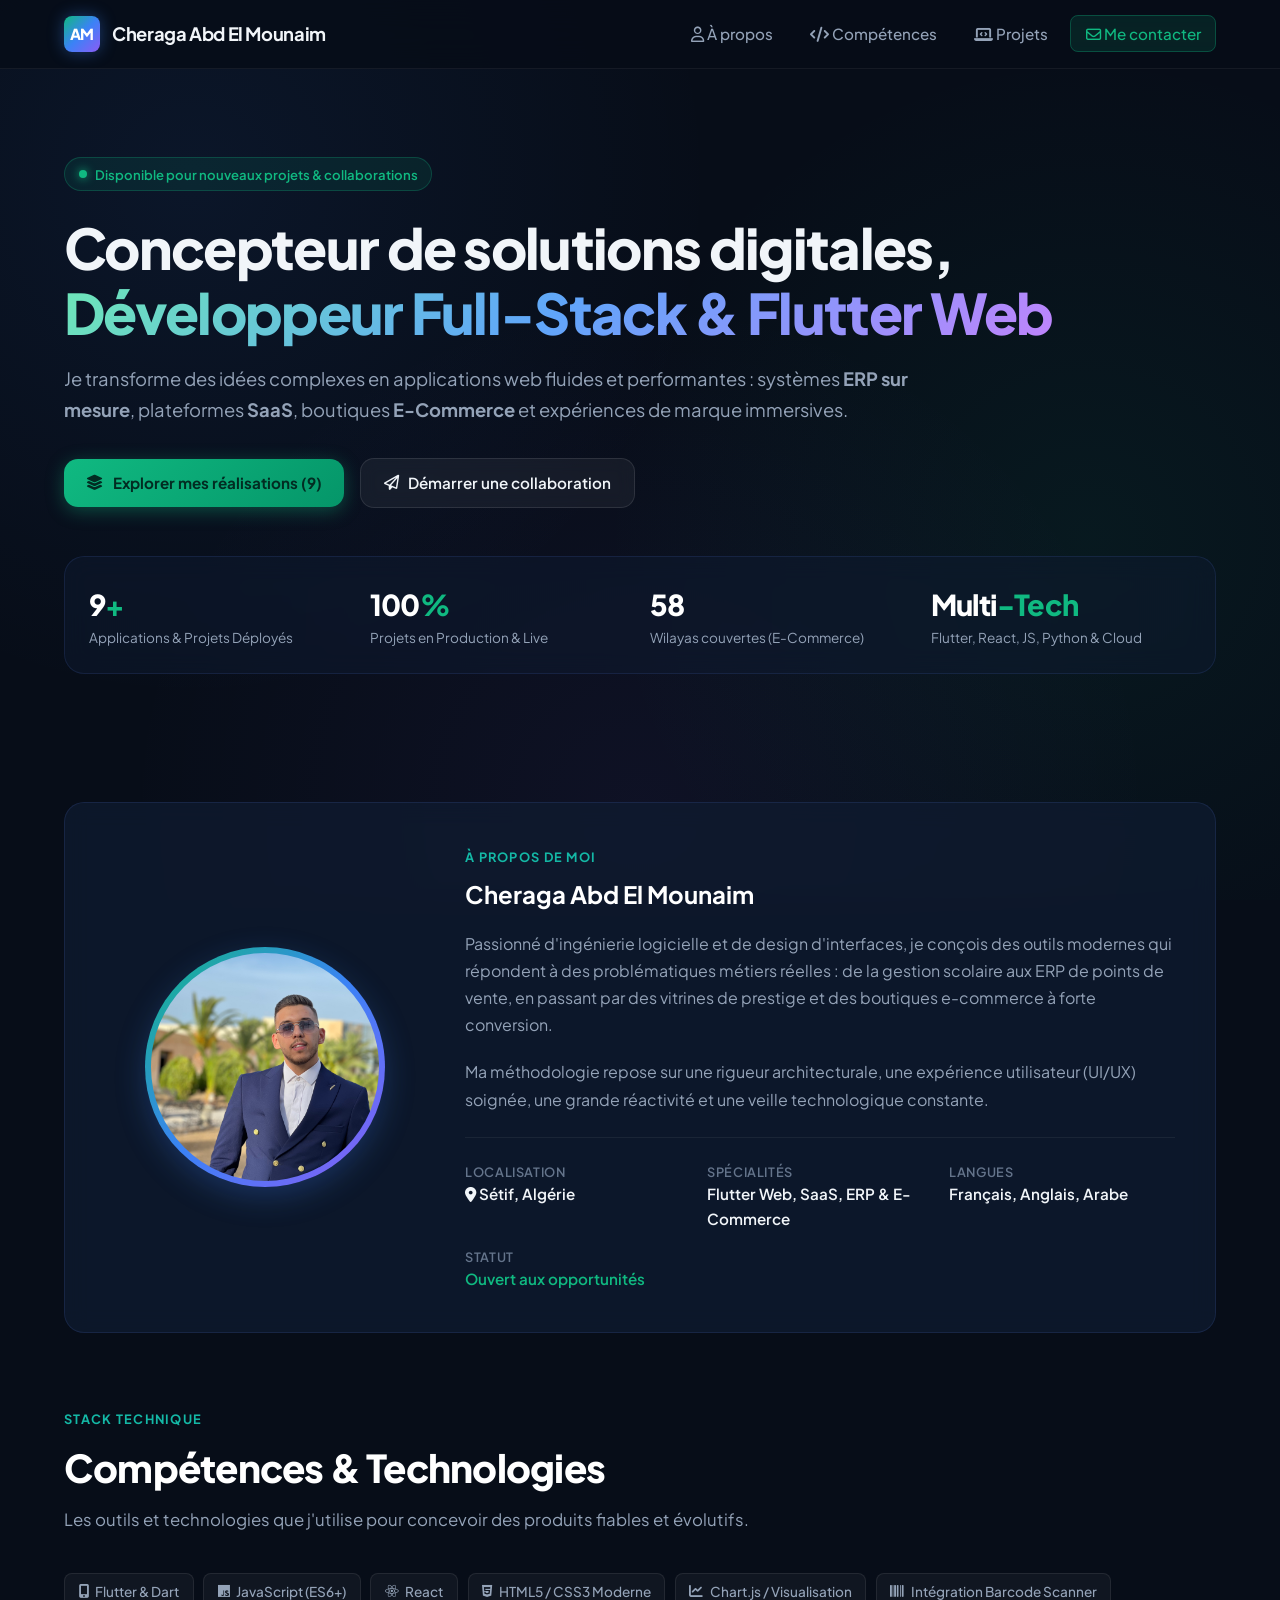
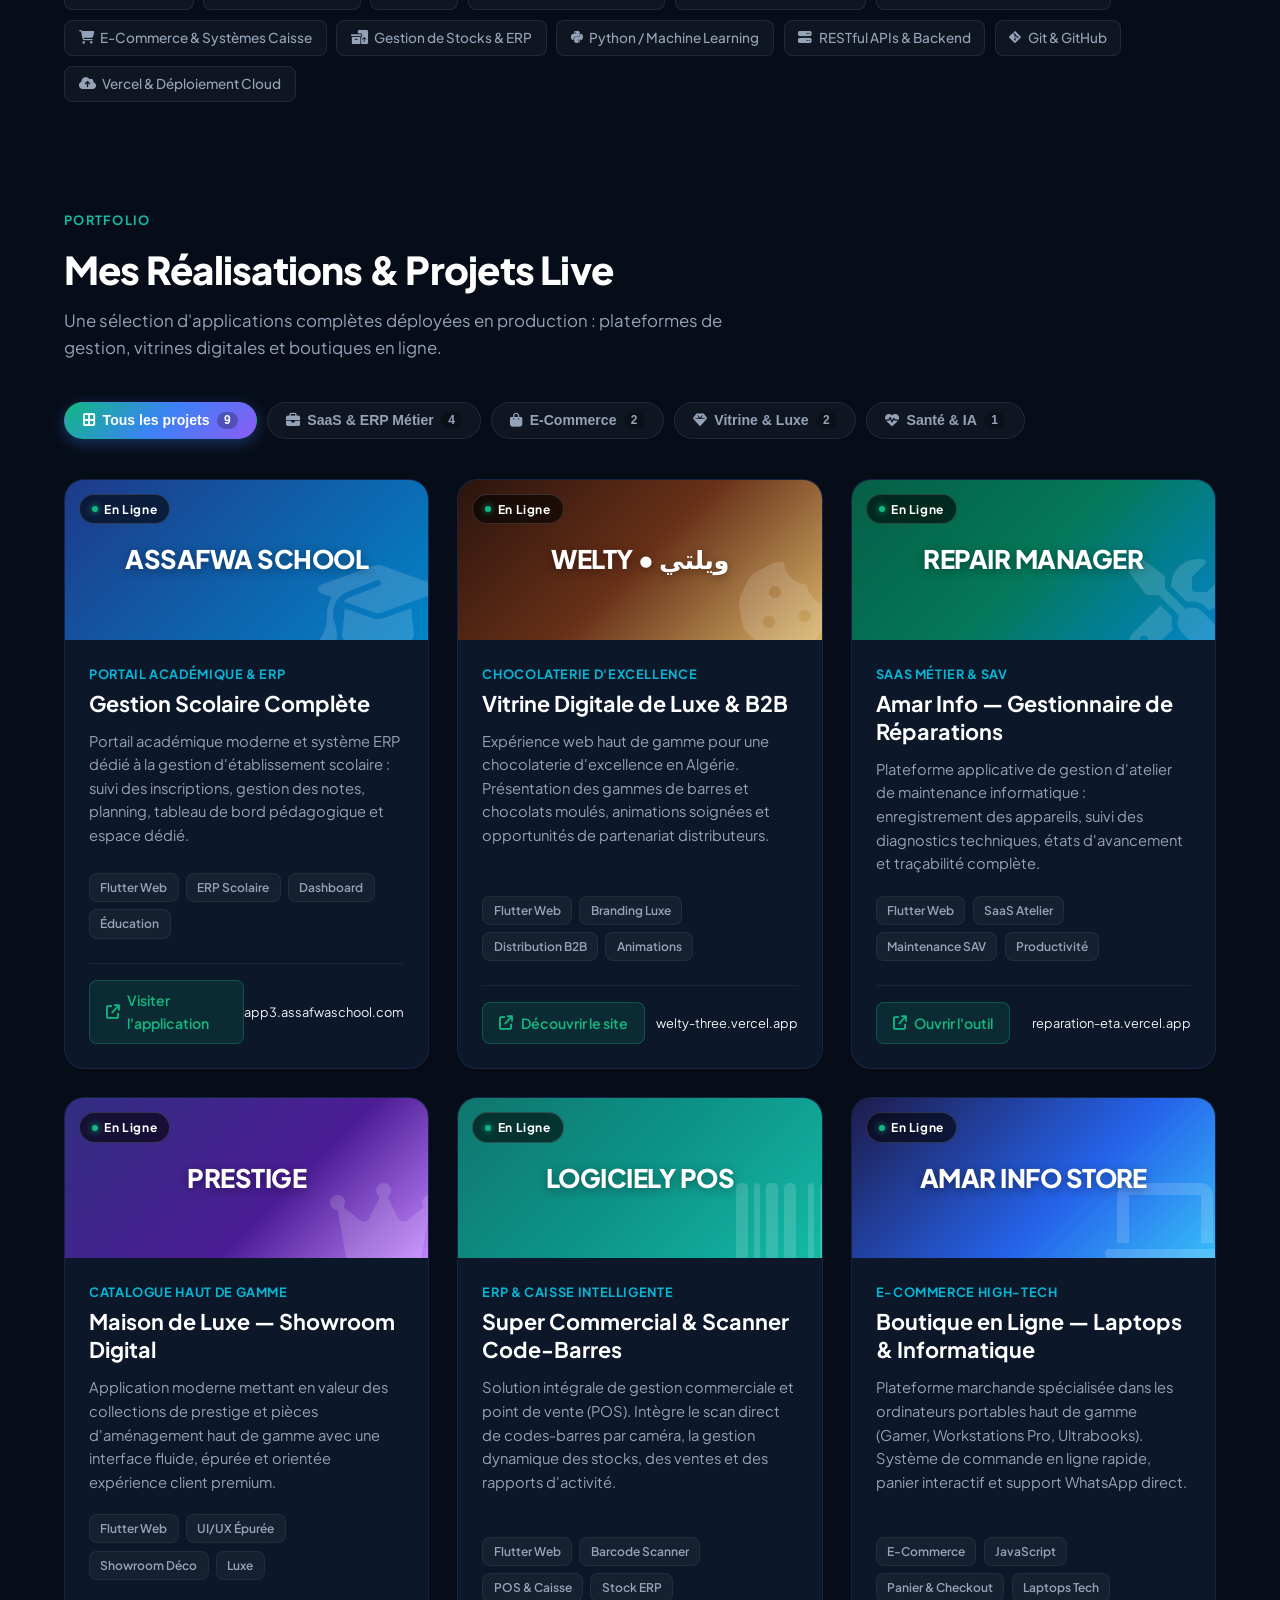
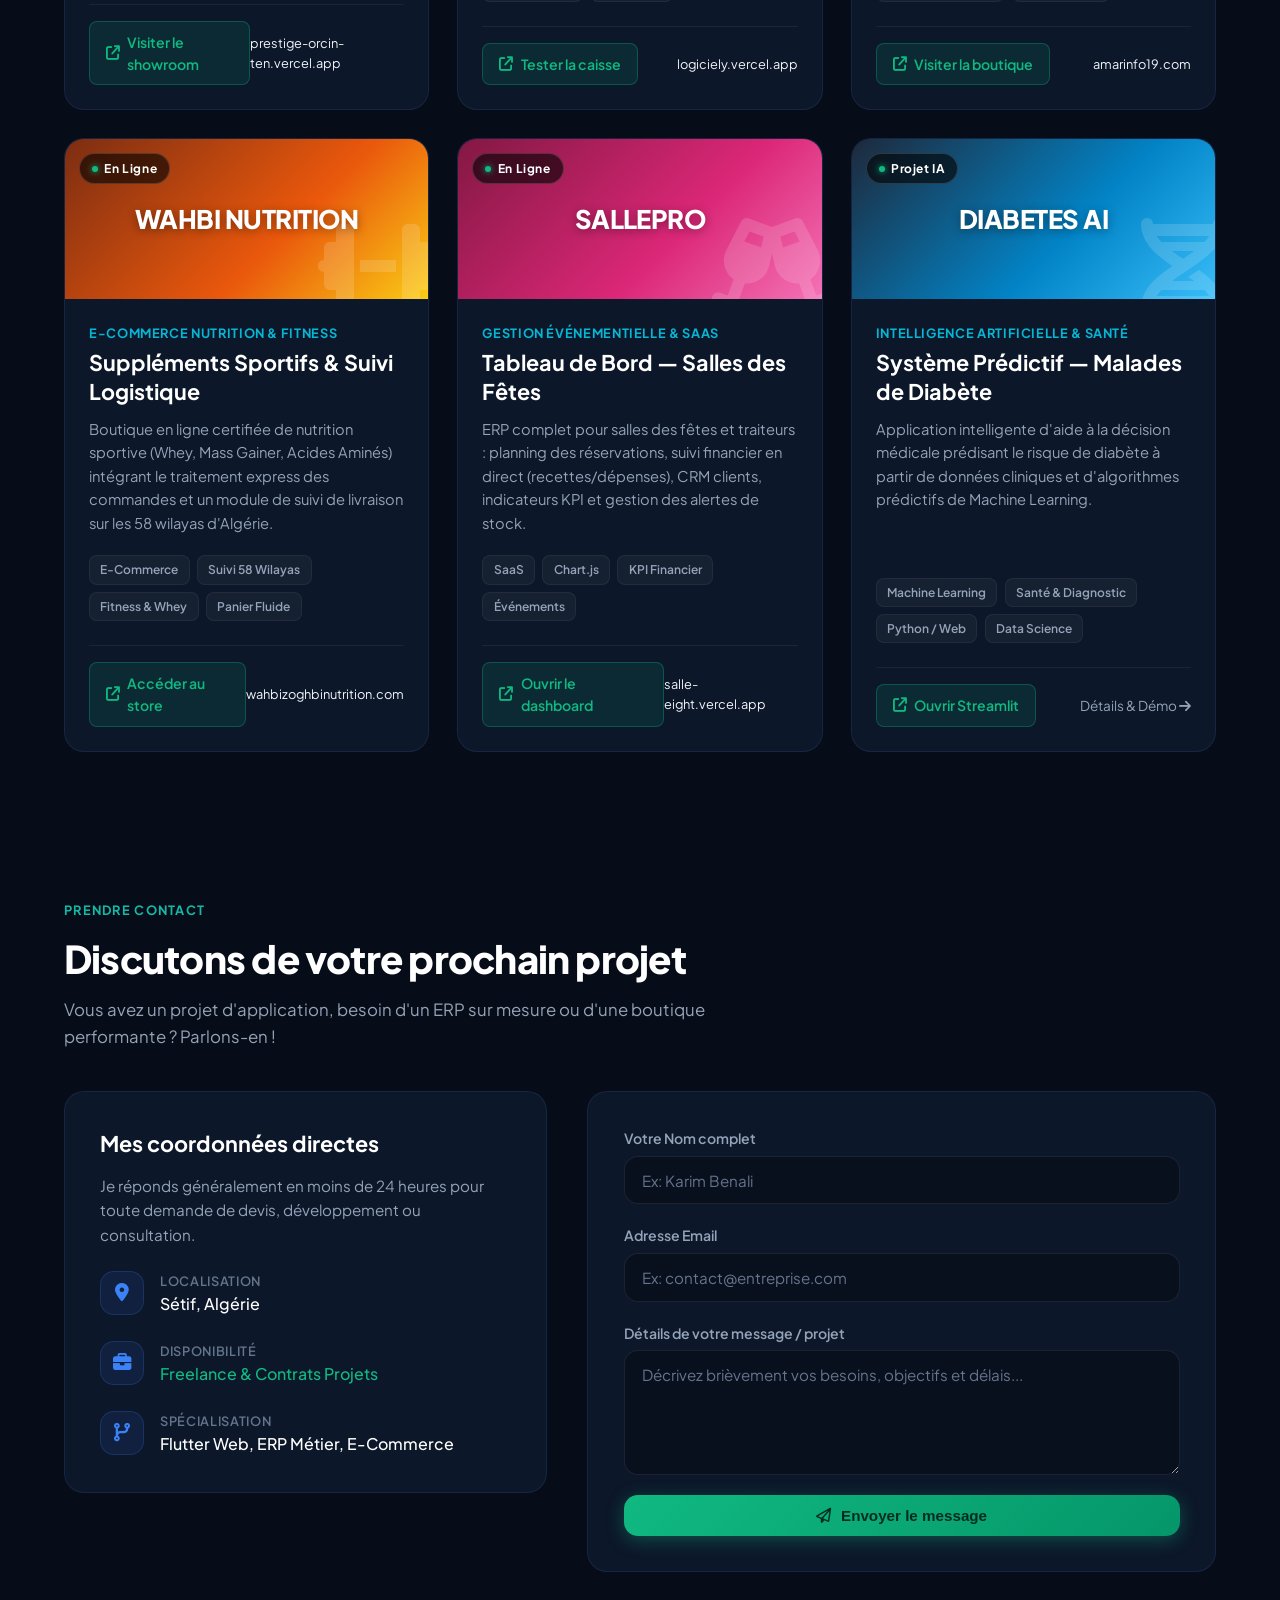
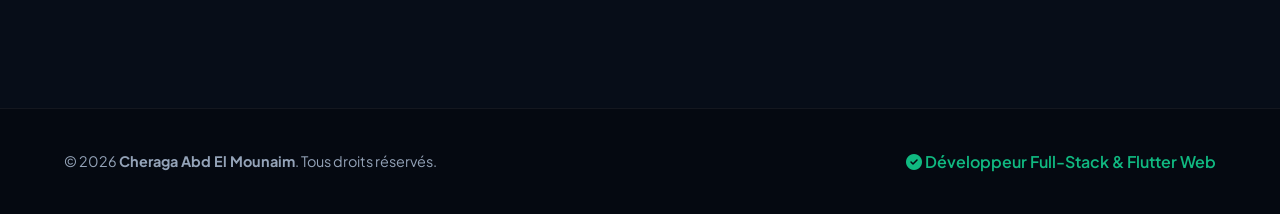
<file: index.html>
<!doctype html>
<html lang="fr">
  <head>
    <meta charset="utf-8" />
    <meta name="viewport" content="width=device-width, initial-scale=1" />
    <title>Cheraga Abd El Mounaim — Portfolio | Développeur Full-Stack & Flutter</title>
    <meta name="description" content="Portfolio de Cheraga Abd El Mounaim — Développeur d'applications web, mobiles, ERP métier, SaaS et solutions E-Commerce." />
    
    <!-- Open Graph -->
    <meta property="og:title" content="Cheraga Abd El Mounaim — Portfolio" />
    <meta property="og:description" content="Découvrez mes réalisations : ERP, SaaS, E-Commerce et applications Flutter Web." />
    <meta property="og:type" content="website" />

    <!-- Google Fonts & Font Awesome -->
    <link rel="preconnect" href="https://fonts.googleapis.com">
    <link rel="preconnect" href="https://fonts.gstatic.com" crossorigin>
    <link href="https://fonts.googleapis.com/css2?family=Plus+Jakarta+Sans:wght@300;400;500;600;700;800&family=JetBrains+Mono:wght@400;600&display=swap" rel="stylesheet">
    <link rel="stylesheet" href="https://cdnjs.cloudflare.com/ajax/libs/font-awesome/6.5.1/css/all.min.css">

    <!-- Stylesheet -->
    <link rel="stylesheet" href="styles.css">
  </head>
  <body>
    <!-- Header -->
    <header class="site-header">
      <div class="container header-inner">
        <a class="logo" href="#">
          <span class="logo-badge">AM</span>
          <span>Cheraga Abd El Mounaim</span>
        </a>
        <button class="nav-toggle" aria-expanded="false" aria-controls="main-nav" aria-label="Menu de navigation">
          <i class="fa-solid fa-bars"></i>
        </button>
        <nav id="main-nav" class="nav">
          <ul>
            <li><a href="#about"><i class="fa-regular fa-user"></i> À propos</a></li>
            <li><a href="#skills"><i class="fa-solid fa-code"></i> Compétences</a></li>
            <li><a href="#projects"><i class="fa-solid fa-laptop-code"></i> Projets</a></li>
            <li><a class="nav-cta" href="#contact"><i class="fa-regular fa-envelope"></i> Me contacter</a></li>
          </ul>
        </nav>
      </div>
    </header>

    <main>
      <!-- Hero Section -->
      <section class="hero">
        <div class="container">
          <div class="hero-status">
            <span class="status-dot"></span>
            <span>Disponible pour nouveaux projets & collaborations</span>
          </div>

          <h1>
            Concepteur de solutions digitales,<br>
            <span class="gradient-text">Développeur Full-Stack & Flutter Web</span>
          </h1>

          <p class="lead">
            Je transforme des idées complexes en applications web fluides et performantes : 
            systèmes <strong>ERP sur mesure</strong>, plateformes <strong>SaaS</strong>, 
            boutiques <strong>E-Commerce</strong> et expériences de marque immersives.
          </p>

          <div class="hero-actions">
            <a class="btn btn-primary" href="#projects">
              <i class="fa-solid fa-layer-group"></i> Explorer mes réalisations (9)
            </a>
            <a class="btn btn-secondary" href="#contact">
              <i class="fa-regular fa-paper-plane"></i> Démarrer une collaboration
            </a>
          </div>

          <!-- Quick Stats -->
          <div class="hero-stats">
            <div class="stat-item">
              <div class="stat-num">9<span>+</span></div>
              <div class="stat-desc">Applications & Projets Déployés</div>
            </div>
            <div class="stat-item">
              <div class="stat-num">100<span>%</span></div>
              <div class="stat-desc">Projets en Production & Live</div>
            </div>
            <div class="stat-item">
              <div class="stat-num">58</div>
              <div class="stat-desc">Wilayas couvertes (E-Commerce)</div>
            </div>
            <div class="stat-item">
              <div class="stat-num">Multi<span>-Tech</span></div>
              <div class="stat-desc">Flutter, React, JS, Python & Cloud</div>
            </div>
          </div>
        </div>
      </section>

      <!-- About Section -->
      <section id="about" class="about-section">
        <div class="container">
          <div class="about-card-wrapper">
            <div class="profile-card">
              <div class="profile-img-wrap">
                <img src="me.JPG" alt="Cheraga Abd El Mounaim" class="profile-photo" onerror="this.src='me.jpg'">
              </div>
            </div>

            <div class="about-info">
              <span class="section-tag">À PROPOS DE MOI</span>
              <h3>Cheraga Abd El Mounaim</h3>
              <p>
                Passionné d'ingénierie logicielle et de design d'interfaces, je conçois des outils modernes 
                qui répondent à des problématiques métiers réelles : de la gestion scolaire aux ERP de points de vente, 
                en passant par des vitrines de prestige et des boutiques e-commerce à forte conversion.
              </p>
              <p>
                Ma méthodologie repose sur une rigueur architecturale, une expérience utilisateur (UI/UX) soignée, 
                une grande réactivité et une veille technologique constante.
              </p>

              <div class="about-meta">
                <div class="meta-item">
                  <span class="meta-label">Localisation</span>
                  <span class="meta-value"><i class="fa-solid fa-location-dot"></i> Sétif, Algérie</span>
                </div>
                <div class="meta-item">
                  <span class="meta-label">Spécialités</span>
                  <span class="meta-value">Flutter Web, SaaS, ERP & E-Commerce</span>
                </div>
                <div class="meta-item">
                  <span class="meta-label">Langues</span>
                  <span class="meta-value">Français, Anglais, Arabe</span>
                </div>
                <div class="meta-item">
                  <span class="meta-label">Statut</span>
                  <span class="meta-value" style="color:var(--accent-emerald);">Ouvert aux opportunités</span>
                </div>
              </div>
            </div>
          </div>
        </div>
      </section>

      <!-- Skills Section -->
      <section id="skills" class="container" style="padding-bottom: 2rem;">
        <div class="section-header">
          <span class="section-tag">STACK TECHNIQUE</span>
          <h2 class="section-title">Compétences & Technologies</h2>
          <p class="section-desc">Les outils et technologies que j'utilise pour concevoir des produits fiables et évolutifs.</p>
        </div>

        <div class="skills-pills">
          <span class="skill-pill"><i class="fa-solid fa-mobile-screen-button"></i> Flutter & Dart</span>
          <span class="skill-pill"><i class="fa-brands fa-js"></i> JavaScript (ES6+)</span>
          <span class="skill-pill"><i class="fa-brands fa-react"></i> React</span>
          <span class="skill-pill"><i class="fa-brands fa-html5"></i> HTML5 / CSS3 Moderne</span>
          <span class="skill-pill"><i class="fa-solid fa-chart-line"></i> Chart.js / Visualisation</span>
          <span class="skill-pill"><i class="fa-solid fa-barcode"></i> Intégration Barcode Scanner</span>
          <span class="skill-pill"><i class="fa-solid fa-cart-shopping"></i> E-Commerce & Systèmes Caisse</span>
          <span class="skill-pill"><i class="fa-solid fa-boxes-packing"></i> Gestion de Stocks & ERP</span>
          <span class="skill-pill"><i class="fa-brands fa-python"></i> Python / Machine Learning</span>
          <span class="skill-pill"><i class="fa-solid fa-server"></i> RESTful APIs & Backend</span>
          <span class="skill-pill"><i class="fa-brands fa-git-alt"></i> Git & GitHub</span>
          <span class="skill-pill"><i class="fa-solid fa-cloud-arrow-up"></i> Vercel & Déploiement Cloud</span>
        </div>
      </section>

      <!-- Projects Section -->
      <section id="projects" class="projects-section">
        <div class="container">
          <div class="section-header">
            <span class="section-tag">PORTFOLIO</span>
            <h2 class="section-title">Mes Réalisations & Projets Live</h2>
            <p class="section-desc">
              Une sélection d'applications complètes déployées en production : plateformes de gestion, 
              vitrines digitales et boutiques en ligne.
            </p>
          </div>

          <!-- Filter Navigation -->
          <div class="filter-bar">
            <button class="filter-btn active" data-filter="all">
              <i class="fa-solid fa-border-all"></i> Tous les projets <span class="filter-count">9</span>
            </button>
            <button class="filter-btn" data-filter="saas">
              <i class="fa-solid fa-briefcase"></i> SaaS & ERP Métier <span class="filter-count">4</span>
            </button>
            <button class="filter-btn" data-filter="ecommerce">
              <i class="fa-solid fa-bag-shopping"></i> E-Commerce <span class="filter-count">2</span>
            </button>
            <button class="filter-btn" data-filter="showcase">
              <i class="fa-solid fa-gem"></i> Vitrine & Luxe <span class="filter-count">2</span>
            </button>
            <button class="filter-btn" data-filter="health">
              <i class="fa-solid fa-heart-pulse"></i> Santé & IA <span class="filter-count">1</span>
            </button>
          </div>

          <!-- Projects Grid -->
          <div class="projects-grid">

            <!-- 1. Assafwa School -->
            <article class="project-card" data-category="saas">
              <div class="project-banner banner-assafwa">
                <i class="fa-solid fa-graduation-cap banner-icon-bg"></i>
                <div class="banner-badge">
                  <span class="banner-live-indicator"></span> En Ligne
                </div>
                <div class="banner-content">
                  <div class="banner-title-preview">ASSAFWA SCHOOL</div>
                </div>
              </div>
              <div class="project-body">
                <span class="project-subtitle">Portail Académique & ERP</span>
                <h3 class="project-title">Gestion Scolaire Complète</h3>
                <p class="project-desc">
                  Portail académique moderne et système ERP dédié à la gestion d'établissement scolaire : 
                  suivi des inscriptions, gestion des notes, planning, tableau de bord pédagogique et espace dédié.
                </p>
                <div class="project-tags">
                  <span class="project-tag">Flutter Web</span>
                  <span class="project-tag">ERP Scolaire</span>
                  <span class="project-tag">Dashboard</span>
                  <span class="project-tag">Éducation</span>
                </div>
                <div class="project-footer">
                  <a class="btn-card btn-card-primary" href="https://app3.assafwaschool.com/" target="_blank" rel="noopener noreferrer">
                    <i class="fa-solid fa-arrow-up-right-from-square"></i> Visiter l'application
                  </a>
                  <span class="text-dim" style="font-size:0.8rem;">app3.assafwaschool.com</span>
                </div>
              </div>
            </article>

            <!-- 2. WELTY Chocolaterie -->
            <article class="project-card" data-category="showcase">
              <div class="project-banner banner-welty">
                <i class="fa-solid fa-cookie-bite banner-icon-bg"></i>
                <div class="banner-badge">
                  <span class="banner-live-indicator"></span> En Ligne
                </div>
                <div class="banner-content">
                  <div class="banner-title-preview">WELTY • ويلتي</div>
                </div>
              </div>
              <div class="project-body">
                <span class="project-subtitle">Chocolaterie d'Excellence</span>
                <h3 class="project-title">Vitrine Digitale de Luxe & B2B</h3>
                <p class="project-desc">
                  Expérience web haut de gamme pour une chocolaterie d'excellence en Algérie. Présentation 
                  des gammes de barres et chocolats moulés, animations soignées et opportunités de partenariat distributeurs.
                </p>
                <div class="project-tags">
                  <span class="project-tag">Flutter Web</span>
                  <span class="project-tag">Branding Luxe</span>
                  <span class="project-tag">Distribution B2B</span>
                  <span class="project-tag">Animations</span>
                </div>
                <div class="project-footer">
                  <a class="btn-card btn-card-primary" href="https://welty-three.vercel.app/" target="_blank" rel="noopener noreferrer">
                    <i class="fa-solid fa-arrow-up-right-from-square"></i> Découvrir le site
                  </a>
                  <span class="text-dim" style="font-size:0.8rem;">welty-three.vercel.app</span>
                </div>
              </div>
            </article>

            <!-- 3. Amar Info Repair Manager -->
            <article class="project-card" data-category="saas">
              <div class="project-banner banner-reparation">
                <i class="fa-solid fa-screwdriver-wrench banner-icon-bg"></i>
                <div class="banner-badge">
                  <span class="banner-live-indicator"></span> En Ligne
                </div>
                <div class="banner-content">
                  <div class="banner-title-preview">REPAIR MANAGER</div>
                </div>
              </div>
              <div class="project-body">
                <span class="project-subtitle">SaaS Métier & SAV</span>
                <h3 class="project-title">Amar Info — Gestionnaire de Réparations</h3>
                <p class="project-desc">
                  Plateforme applicative de gestion d'atelier de maintenance informatique : 
                  enregistrement des appareils, suivi des diagnostics techniques, états d'avancement et traçabilité complète.
                </p>
                <div class="project-tags">
                  <span class="project-tag">Flutter Web</span>
                  <span class="project-tag">SaaS Atelier</span>
                  <span class="project-tag">Maintenance SAV</span>
                  <span class="project-tag">Productivité</span>
                </div>
                <div class="project-footer">
                  <a class="btn-card btn-card-primary" href="https://reparation-eta.vercel.app/" target="_blank" rel="noopener noreferrer">
                    <i class="fa-solid fa-arrow-up-right-from-square"></i> Ouvrir l'outil
                  </a>
                  <span class="text-dim" style="font-size:0.8rem;">reparation-eta.vercel.app</span>
                </div>
              </div>
            </article>

            <!-- 4. Prestige Maison de Luxe -->
            <article class="project-card" data-category="showcase">
              <div class="project-banner banner-prestige">
                <i class="fa-solid fa-crown banner-icon-bg"></i>
                <div class="banner-badge">
                  <span class="banner-live-indicator"></span> En Ligne
                </div>
                <div class="banner-content">
                  <div class="banner-title-preview">PRESTIGE</div>
                </div>
              </div>
              <div class="project-body">
                <span class="project-subtitle">Catalogue Haut de Gamme</span>
                <h3 class="project-title">Maison de Luxe — Showroom Digital</h3>
                <p class="project-desc">
                  Application moderne mettant en valeur des collections de prestige et pièces d'aménagement 
                  haut de gamme avec une interface fluide, épurée et orientée expérience client premium.
                </p>
                <div class="project-tags">
                  <span class="project-tag">Flutter Web</span>
                  <span class="project-tag">UI/UX Épurée</span>
                  <span class="project-tag">Showroom Déco</span>
                  <span class="project-tag">Luxe</span>
                </div>
                <div class="project-footer">
                  <a class="btn-card btn-card-primary" href="https://prestige-orcin-ten.vercel.app/" target="_blank" rel="noopener noreferrer">
                    <i class="fa-solid fa-arrow-up-right-from-square"></i> Visiter le showroom
                  </a>
                  <span class="text-dim" style="font-size:0.8rem;">prestige-orcin-ten.vercel.app</span>
                </div>
              </div>
            </article>

            <!-- 5. Logiciely Super Commercial -->
            <article class="project-card" data-category="saas">
              <div class="project-banner banner-logiciely">
                <i class="fa-solid fa-barcode banner-icon-bg"></i>
                <div class="banner-badge">
                  <span class="banner-live-indicator"></span> En Ligne
                </div>
                <div class="banner-content">
                  <div class="banner-title-preview">LOGICIELY POS</div>
                </div>
              </div>
              <div class="project-body">
                <span class="project-subtitle">ERP & Caisse Intelligente</span>
                <h3 class="project-title">Super Commercial & Scanner Code-Barres</h3>
                <p class="project-desc">
                  Solution intégrale de gestion commerciale et point de vente (POS). Intègre le scan direct 
                  de codes-barres par caméra, la gestion dynamique des stocks, des ventes et des rapports d'activité.
                </p>
                <div class="project-tags">
                  <span class="project-tag">Flutter Web</span>
                  <span class="project-tag">Barcode Scanner</span>
                  <span class="project-tag">POS & Caisse</span>
                  <span class="project-tag">Stock ERP</span>
                </div>
                <div class="project-footer">
                  <a class="btn-card btn-card-primary" href="https://logiciely.vercel.app/" target="_blank" rel="noopener noreferrer">
                    <i class="fa-solid fa-arrow-up-right-from-square"></i> Tester la caisse
                  </a>
                  <span class="text-dim" style="font-size:0.8rem;">logiciely.vercel.app</span>
                </div>
              </div>
            </article>

            <!-- 6. Amar Informatique Store -->
            <article class="project-card" data-category="ecommerce">
              <div class="project-banner banner-amarinfo">
                <i class="fa-solid fa-laptop banner-icon-bg"></i>
                <div class="banner-badge">
                  <span class="banner-live-indicator"></span> En Ligne
                </div>
                <div class="banner-content">
                  <div class="banner-title-preview">AMAR INFO STORE</div>
                </div>
              </div>
              <div class="project-body">
                <span class="project-subtitle">E-Commerce High-Tech</span>
                <h3 class="project-title">Boutique en Ligne — Laptops & Informatique</h3>
                <p class="project-desc">
                  Plateforme marchande spécialisée dans les ordinateurs portables haut de gamme (Gamer, Workstations Pro, Ultrabooks). 
                  Système de commande en ligne rapide, panier interactif et support WhatsApp direct.
                </p>
                <div class="project-tags">
                  <span class="project-tag">E-Commerce</span>
                  <span class="project-tag">JavaScript</span>
                  <span class="project-tag">Panier & Checkout</span>
                  <span class="project-tag">Laptops Tech</span>
                </div>
                <div class="project-footer">
                  <a class="btn-card btn-card-primary" href="https://amarinfo19.com" target="_blank" rel="noopener noreferrer">
                    <i class="fa-solid fa-arrow-up-right-from-square"></i> Visiter la boutique
                  </a>
                  <span class="text-dim" style="font-size:0.8rem;">amarinfo19.com</span>
                </div>
              </div>
            </article>

            <!-- 7. Wahbi Zoghbi Nutrition -->
            <article class="project-card" data-category="ecommerce">
              <div class="project-banner banner-wahbi">
                <i class="fa-solid fa-dumbbell banner-icon-bg"></i>
                <div class="banner-badge">
                  <span class="banner-live-indicator"></span> En Ligne
                </div>
                <div class="banner-content">
                  <div class="banner-title-preview">WAHBI NUTRITION</div>
                </div>
              </div>
              <div class="project-body">
                <span class="project-subtitle">E-Commerce Nutrition & Fitness</span>
                <h3 class="project-title">Suppléments Sportifs & Suivi Logistique</h3>
                <p class="project-desc">
                  Boutique en ligne certifiée de nutrition sportive (Whey, Mass Gainer, Acides Aminés) 
                  intégrant le traitement express des commandes et un module de suivi de livraison sur les 58 wilayas d'Algérie.
                </p>
                <div class="project-tags">
                  <span class="project-tag">E-Commerce</span>
                  <span class="project-tag">Suivi 58 Wilayas</span>
                  <span class="project-tag">Fitness & Whey</span>
                  <span class="project-tag">Panier Fluide</span>
                </div>
                <div class="project-footer">
                  <a class="btn-card btn-card-primary" href="https://wahbizoghbinutrition.com" target="_blank" rel="noopener noreferrer">
                    <i class="fa-solid fa-arrow-up-right-from-square"></i> Accéder au store
                  </a>
                  <span class="text-dim" style="font-size:0.8rem;">wahbizoghbinutrition.com</span>
                </div>
              </div>
            </article>

            <!-- 8. SallePro -->
            <article class="project-card" data-category="saas">
              <div class="project-banner banner-salle">
                <i class="fa-solid fa-champagne-glasses banner-icon-bg"></i>
                <div class="banner-badge">
                  <span class="banner-live-indicator"></span> En Ligne
                </div>
                <div class="banner-content">
                  <div class="banner-title-preview">SALLEPRO</div>
                </div>
              </div>
              <div class="project-body">
                <span class="project-subtitle">Gestion Événementielle & SaaS</span>
                <h3 class="project-title">Tableau de Bord — Salles des Fêtes</h3>
                <p class="project-desc">
                  ERP complet pour salles des fêtes et traiteurs : planning des réservations, 
                  suivi financier en direct (recettes/dépenses), CRM clients, indicateurs KPI et gestion des alertes de stock.
                </p>
                <div class="project-tags">
                  <span class="project-tag">SaaS</span>
                  <span class="project-tag">Chart.js</span>
                  <span class="project-tag">KPI Financier</span>
                  <span class="project-tag">Événements</span>
                </div>
                <div class="project-footer">
                  <a class="btn-card btn-card-primary" href="https://salle-eight.vercel.app/" target="_blank" rel="noopener noreferrer">
                    <i class="fa-solid fa-arrow-up-right-from-square"></i> Ouvrir le dashboard
                  </a>
                  <span class="text-dim" style="font-size:0.8rem;">salle-eight.vercel.app</span>
                </div>
              </div>
            </article>

            <!-- 9. Smart Diabetes Predictor -->
            <article class="project-card" data-category="health">
              <div class="project-banner banner-diabetes">
                <i class="fa-solid fa-dna banner-icon-bg"></i>
                <div class="banner-badge">
                  <span class="banner-live-indicator"></span> Projet IA
                </div>
                <div class="banner-content">
                  <div class="banner-title-preview">DIABETES AI</div>
                </div>
              </div>
              <div class="project-body">
                <span class="project-subtitle">Intelligence Artificielle & Santé</span>
                <h3 class="project-title">Système Prédictif — Malades de Diabète</h3>
                <p class="project-desc">
                  Application intelligente d'aide à la décision médicale prédisant le risque de diabète 
                  à partir de données cliniques et d'algorithmes prédictifs de Machine Learning.
                </p>
                <div class="project-tags">
                  <span class="project-tag">Machine Learning</span>
                  <span class="project-tag">Santé & Diagnostic</span>
                  <span class="project-tag">Python / Web</span>
                  <span class="project-tag">Data Science</span>
                </div>
                <div class="project-footer">
                  <a class="btn-card btn-card-primary" href="https://app-project-yww85ma7kyfsynpsghzrha.streamlit.app/" target="_blank" rel="noopener noreferrer">
                    <i class="fa-solid fa-arrow-up-right-from-square"></i> Ouvrir Streamlit
                  </a>
                  <a class="btn-card-details" href="projet1.html">
                    Détails & Démo <i class="fa-solid fa-arrow-right"></i>
                  </a>
                </div>
              </div>
            </article>

          </div>
        </div>
      </section>

      <!-- Contact Section -->
      <section id="contact" class="contact-section">
        <div class="container">
          <div class="section-header">
            <span class="section-tag">PRENDRE CONTACT</span>
            <h2 class="section-title">Discutons de votre prochain projet</h2>
            <p class="section-desc">
              Vous avez un projet d'application, besoin d'un ERP sur mesure ou d'une boutique performante ? Parlons-en !
            </p>
          </div>

          <div class="contact-grid">
            <!-- Contact Card Info -->
            <div class="contact-card">
              <h3 style="font-size:1.35rem; color:#fff; margin-bottom: 0.75rem;">Mes coordonnées directes</h3>
              <p style="color:var(--text-muted); font-size: 0.95rem;">
                Je réponds généralement en moins de 24 heures pour toute demande de devis, développement ou consultation.
              </p>

              <div class="contact-info-list">
                <div class="contact-info-item">
                  <div class="contact-icon-box">
                    <i class="fa-solid fa-location-dot"></i>
                  </div>
                  <div>
                    <div class="contact-detail-title">Localisation</div>
                    <div class="contact-detail-text">Sétif, Algérie</div>
                  </div>
                </div>

                <div class="contact-info-item">
                  <div class="contact-icon-box">
                    <i class="fa-solid fa-briefcase"></i>
                  </div>
                  <div>
                    <div class="contact-detail-title">Disponibilité</div>
                    <div class="contact-detail-text" style="color:var(--accent-emerald);">Freelance & Contrats Projets</div>
                  </div>
                </div>

                <div class="contact-info-item">
                  <div class="contact-icon-box">
                    <i class="fa-solid fa-code-branch"></i>
                  </div>
                  <div>
                    <div class="contact-detail-title">Spécialisation</div>
                    <div class="contact-detail-text">Flutter Web, ERP Métier, E-Commerce</div>
                  </div>
                </div>
              </div>
            </div>

            <!-- Contact Form -->
            <div class="contact-card">
              <form id="contact-form" class="contact-form">
                <div class="form-group">
                  <label for="form-name">Votre Nom complet</label>
                  <input type="text" id="form-name" name="name" class="form-control" placeholder="Ex: Karim Benali" required>
                </div>

                <div class="form-group">
                  <label for="form-email">Adresse Email</label>
                  <input type="email" id="form-email" name="email" class="form-control" placeholder="Ex: contact@entreprise.com" required>
                </div>

                <div class="form-group">
                  <label for="form-message">Détails de votre message / projet</label>
                  <textarea id="form-message" name="message" rows="5" class="form-control" placeholder="Décrivez brièvement vos besoins, objectifs et délais..." required></textarea>
                </div>

                <button class="btn btn-primary" type="submit">
                  <i class="fa-regular fa-paper-plane"></i> Envoyer le message
                </button>

                <div id="status" class="form-status"></div>
              </form>
            </div>
          </div>
        </div>
      </section>
    </main>

    <!-- Footer -->
    <footer class="site-footer">
      <div class="container footer-inner">
        <div class="footer-copy">
          © <span id="year"></span> <strong>Cheraga Abd El Mounaim</strong>. Tous droits réservés.
        </div>
        <div class="footer-badge">
          <i class="fa-solid fa-circle-check"></i> Développeur Full-Stack & Flutter Web
        </div>
      </div>
    </footer>

    <!-- Script -->
    <script src="script.js" defer></script>
  </body>
</html>
</file>
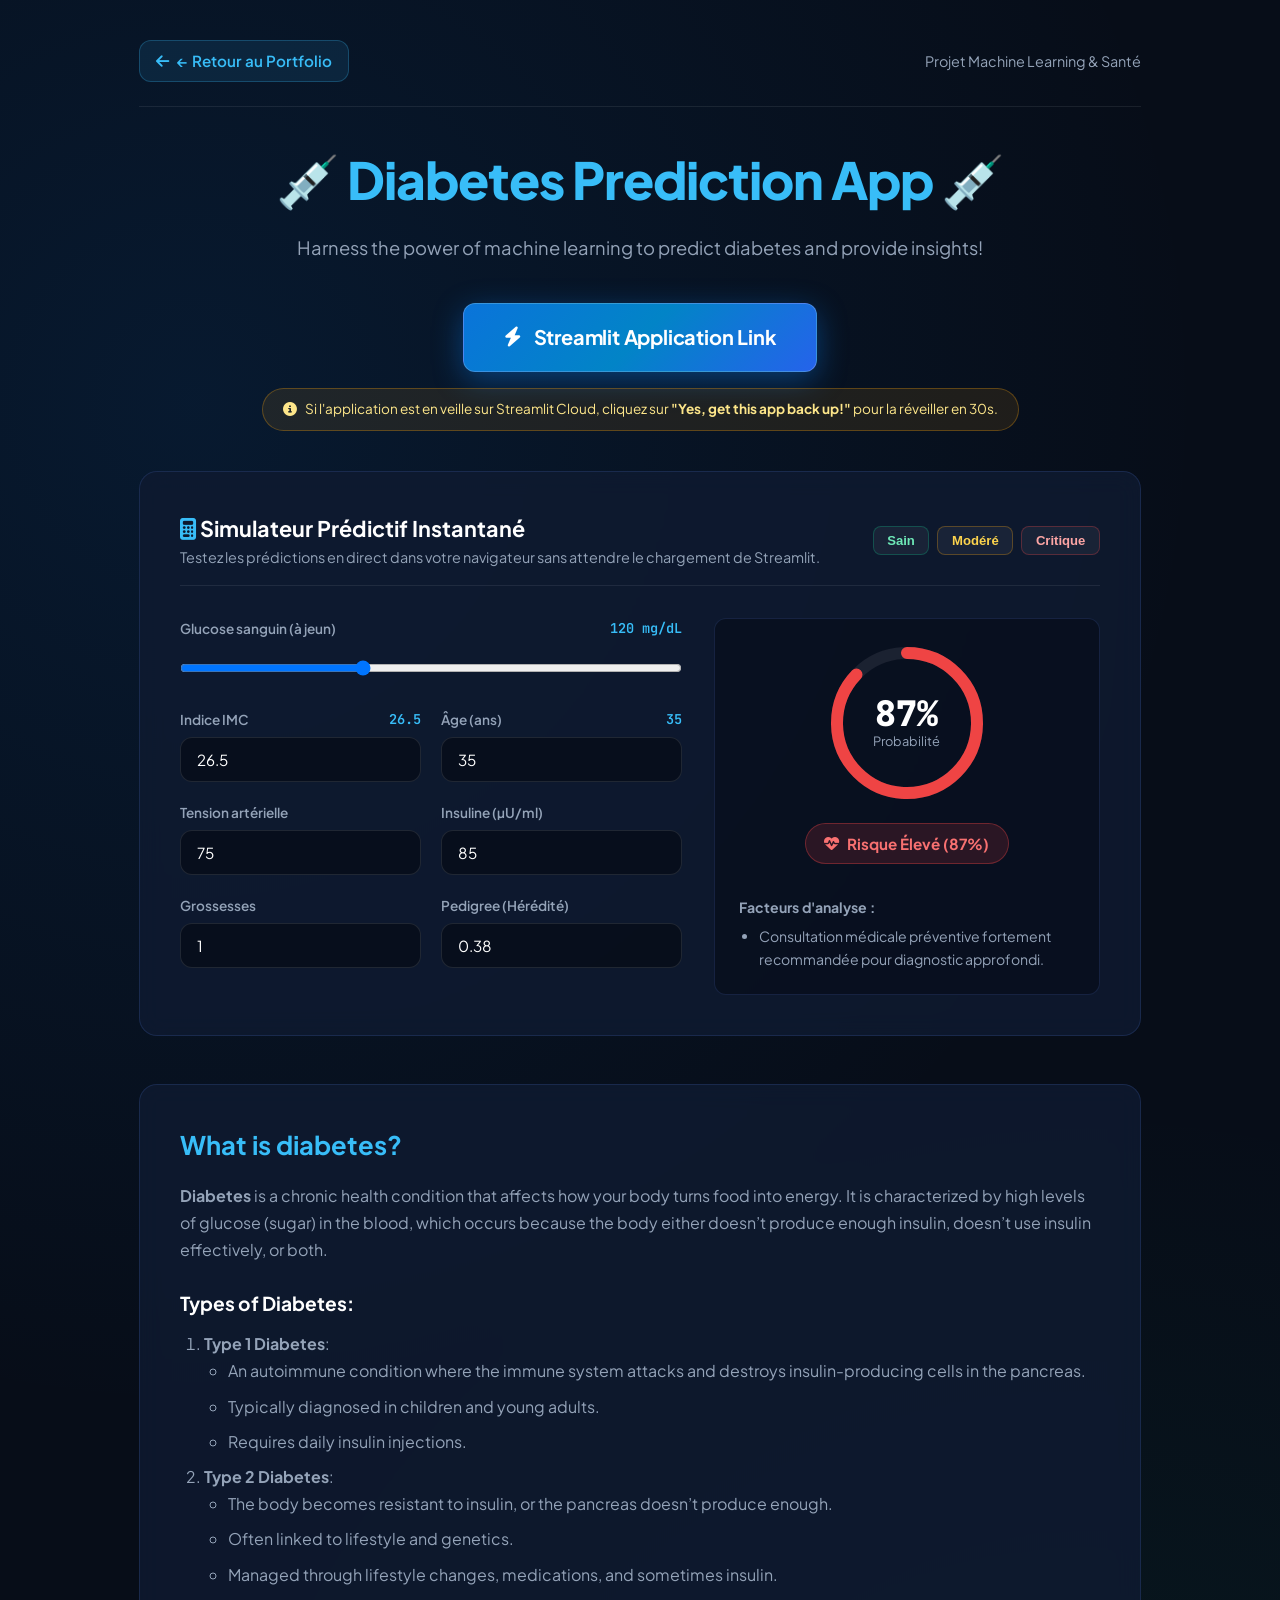
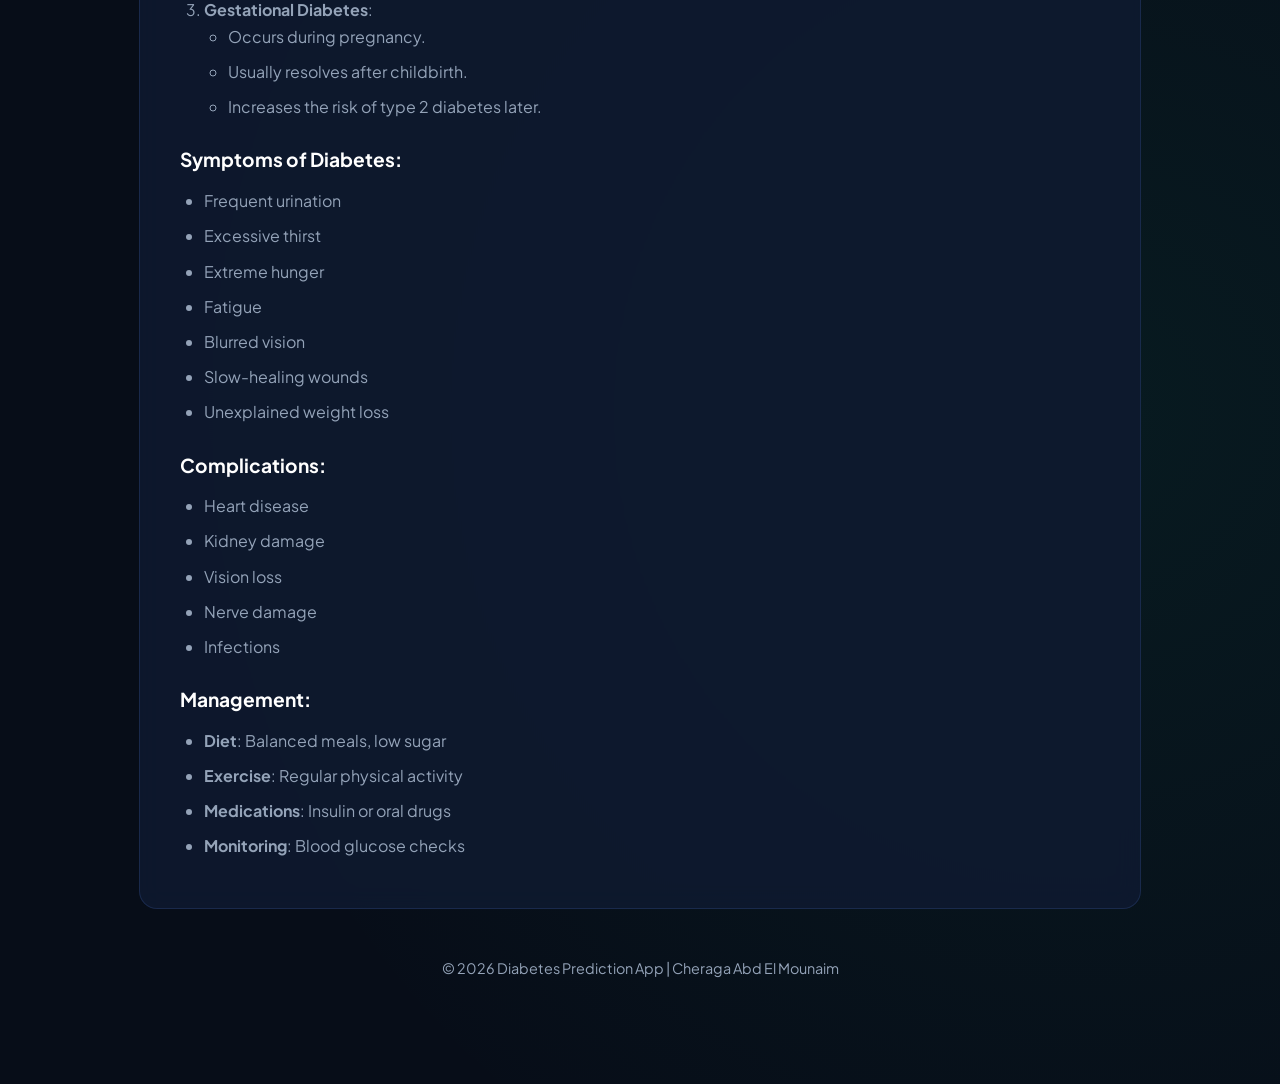
<file: dia.html>
<!DOCTYPE html>
<html lang="fr">
<head>
    <meta charset="UTF-8">
    <meta name="viewport" content="width=device-width, initial-scale=1.0">
    <title>Diabetes Prediction App — Streamlit & IA</title>
    
    <!-- Google Fonts & Font Awesome -->
    <link rel="preconnect" href="https://fonts.googleapis.com">
    <link rel="preconnect" href="https://fonts.gstatic.com" crossorigin>
    <link href="https://fonts.googleapis.com/css2?family=Plus+Jakarta+Sans:wght@300;400;500;600;700;800&family=JetBrains+Mono:wght@400;600&display=swap" rel="stylesheet">
    <link rel="stylesheet" href="https://cdnjs.cloudflare.com/ajax/libs/font-awesome/6.5.1/css/all.min.css">

    <style>
        :root {
            --bg-primary: #070d18;
            --card-bg: rgba(15, 27, 49, 0.85);
            --card-border: rgba(99, 140, 255, 0.15);
            --text-main: #f1f5f9;
            --text-muted: #94a3b8;
            --accent-blue: #0a74da;
            --accent-cyan: #38bdf8;
            --accent-emerald: #10b981;
            --accent-warning: #f59e0b;
            --accent-danger: #ef4444;
            --radius-md: 12px;
            --radius-lg: 18px;
        }

        * {
            box-sizing: border-box;
            margin: 0;
            padding: 0;
        }

        body {
            font-family: 'Plus Jakarta Sans', system-ui, -apple-system, sans-serif;
            background-color: var(--bg-primary);
            background-image: 
                radial-gradient(circle at 15% 15%, rgba(10, 116, 218, 0.12) 0%, transparent 40%),
                radial-gradient(circle at 85% 75%, rgba(16, 185, 129, 0.08) 0%, transparent 40%);
            color: var(--text-main);
            line-height: 1.6;
            min-height: 100vh;
            padding-bottom: 5rem;
        }

        .container {
            max-width: 1050px;
            margin: 0 auto;
            padding: 1.5rem;
        }

        /* Top Nav Bar */
        .top-nav {
            display: flex;
            align-items: center;
            justify-content: space-between;
            padding: 1rem 0 1.5rem;
            border-bottom: 1px solid rgba(255, 255, 255, 0.08);
            margin-bottom: 2rem;
        }

        .btn-back {
            display: inline-flex;
            align-items: center;
            gap: 0.5rem;
            color: var(--accent-cyan);
            text-decoration: none;
            font-weight: 600;
            font-size: 0.95rem;
            background: rgba(56, 189, 248, 0.1);
            padding: 0.5rem 1rem;
            border-radius: var(--radius-md);
            border: 1px solid rgba(56, 189, 248, 0.25);
            transition: all 0.2s ease;
        }

        .btn-back:hover {
            background: rgba(56, 189, 248, 0.2);
            color: #fff;
            transform: translateX(-3px);
        }

        /* Header */
        .app-title {
            text-align: center;
            font-size: clamp(2.2rem, 4.5vw, 3.2rem);
            font-weight: 800;
            letter-spacing: -0.02em;
            color: #38bdf8;
            margin-bottom: 0.75rem;
        }

        .app-subtitle {
            text-align: center;
            font-size: 1.15rem;
            color: var(--text-muted);
            margin-bottom: 2.5rem;
            max-width: 60ch;
            margin-left: auto;
            margin-right: auto;
        }

        /* Streamlit Big Action Button */
        .streamlit-hero-cta {
            text-align: center;
            margin-bottom: 2.5rem;
        }

        .btn-streamlit-main {
            display: inline-flex;
            align-items: center;
            justify-content: center;
            gap: 0.75rem;
            padding: 1.1rem 2.5rem;
            background: linear-gradient(135deg, #0a74da 0%, #0284c7 50%, #2563eb 100%);
            color: #ffffff;
            text-decoration: none;
            border-radius: var(--radius-md);
            font-size: 1.25rem;
            font-weight: 700;
            letter-spacing: -0.01em;
            box-shadow: 0 8px 30px rgba(10, 116, 218, 0.45);
            border: 1px solid rgba(255, 255, 255, 0.2);
            transition: all 0.25s cubic-bezier(0.16, 1, 0.3, 1);
        }

        .btn-streamlit-main:hover {
            transform: translateY(-3px) scale(1.02);
            box-shadow: 0 12px 35px rgba(10, 116, 218, 0.65);
            color: #fff;
        }

        .streamlit-help-tip {
            display: inline-flex;
            align-items: center;
            gap: 0.5rem;
            background: rgba(245, 158, 11, 0.1);
            border: 1px solid rgba(245, 158, 11, 0.3);
            color: #fde68a;
            padding: 0.6rem 1.25rem;
            border-radius: 9999px;
            font-size: 0.85rem;
            margin-top: 1rem;
        }

        /* Predictor Card */
        .interactive-card {
            background: var(--card-bg);
            border: 1px solid var(--card-border);
            border-radius: var(--radius-lg);
            padding: 2.5rem;
            backdrop-filter: blur(12px);
            margin-bottom: 3rem;
        }

        .card-header-flex {
            display: flex;
            align-items: center;
            justify-content: space-between;
            flex-wrap: wrap;
            gap: 1rem;
            margin-bottom: 2rem;
            padding-bottom: 1rem;
            border-bottom: 1px solid rgba(255, 255, 255, 0.08);
        }

        .presets-buttons {
            display: flex;
            gap: 0.5rem;
            flex-wrap: wrap;
        }

        .btn-preset {
            background: rgba(255, 255, 255, 0.05);
            border: 1px solid rgba(255, 255, 255, 0.1);
            color: var(--text-main);
            padding: 0.4rem 0.85rem;
            border-radius: 8px;
            font-size: 0.82rem;
            font-weight: 600;
            cursor: pointer;
            transition: all 0.2s ease;
        }

        .btn-preset:hover {
            background: rgba(255, 255, 255, 0.15);
        }

        .btn-preset.low { color: #6ee7b7; border-color: rgba(16, 185, 129, 0.3); }
        .btn-preset.mid { color: #fcd34d; border-color: rgba(245, 158, 11, 0.3); }
        .btn-preset.high { color: #fca5a5; border-color: rgba(239, 68, 68, 0.3); }

        .predictor-grid {
            display: grid;
            grid-template-columns: 1.3fr 1fr;
            gap: 2rem;
            align-items: start;
        }

        .form-grid {
            display: grid;
            grid-template-columns: 1fr 1fr;
            gap: 1.25rem;
            margin-bottom: 1.5rem;
        }

        .form-group {
            display: flex;
            flex-direction: column;
            gap: 0.4rem;
        }

        .form-group.full {
            grid-column: 1 / -1;
        }

        .form-label {
            font-size: 0.85rem;
            font-weight: 600;
            color: var(--text-muted);
            display: flex;
            justify-content: space-between;
        }

        .form-val-display {
            color: var(--accent-cyan);
            font-family: 'JetBrains Mono', monospace;
        }

        .input-control {
            width: 100%;
            padding: 0.75rem 1rem;
            border-radius: var(--radius-md);
            border: 1px solid rgba(255, 255, 255, 0.1);
            background: rgba(7, 13, 24, 0.8);
            color: #fff;
            font-family: inherit;
            font-size: 0.95rem;
            transition: all 0.2s ease;
        }

        .input-control:focus {
            outline: none;
            border-color: var(--accent-cyan);
            box-shadow: 0 0 0 3px rgba(56, 189, 248, 0.18);
        }

        .gauge-container {
            position: relative;
            width: 160px;
            height: 160px;
            margin: 0 auto 1.25rem;
            display: flex;
            align-items: center;
            justify-content: center;
        }

        .gauge-svg {
            transform: rotate(-90deg);
            width: 100%;
            height: 100%;
        }

        .gauge-bg {
            fill: none;
            stroke: rgba(255, 255, 255, 0.08);
            stroke-width: 12;
        }

        .gauge-meter {
            fill: none;
            stroke: var(--accent-emerald);
            stroke-width: 12;
            stroke-linecap: round;
            stroke-dasharray: 440;
            stroke-dashoffset: 440;
            transition: stroke-dashoffset 0.8s cubic-bezier(0.16, 1, 0.3, 1), stroke 0.5s ease;
        }

        .gauge-center {
            position: absolute;
            display: flex;
            flex-direction: column;
            align-items: center;
        }

        .gauge-score {
            font-size: 2.2rem;
            font-weight: 800;
            font-family: 'JetBrains Mono', monospace;
            color: #fff;
            line-height: 1;
        }

        .status-badge-lg {
            display: inline-flex;
            align-items: center;
            gap: 0.5rem;
            padding: 0.45rem 1.15rem;
            border-radius: 9999px;
            font-size: 0.95rem;
            font-weight: 700;
            margin-bottom: 1rem;
        }

        .status-badge-lg.low {
            background: rgba(16, 185, 129, 0.15);
            color: #34d399;
            border: 1px solid rgba(16, 185, 129, 0.35);
        }

        .status-badge-lg.mid {
            background: rgba(245, 158, 11, 0.15);
            color: #fbbf24;
            border: 1px solid rgba(245, 158, 11, 0.35);
        }

        .status-badge-lg.high {
            background: rgba(239, 68, 68, 0.15);
            color: #f87171;
            border: 1px solid rgba(239, 68, 68, 0.35);
        }

        .result-box {
            background: rgba(7, 13, 24, 0.6);
            border: 1px solid var(--card-border);
            border-radius: var(--radius-md);
            padding: 1.5rem;
            text-align: center;
        }

        .result-explanation {
            font-size: 0.88rem;
            color: var(--text-muted);
            text-align: left;
            margin-top: 1rem;
            line-height: 1.6;
        }

        .result-explanation ul {
            margin-left: 1.25rem;
            margin-top: 0.4rem;
        }

        /* About Diabetes Section */
        .info-card {
            background: var(--card-bg);
            border: 1px solid var(--card-border);
            border-radius: var(--radius-lg);
            padding: 2.5rem;
            backdrop-filter: blur(12px);
        }

        .info-card h2 {
            font-size: 1.6rem;
            color: #38bdf8;
            margin-bottom: 1rem;
        }

        .info-card h3 {
            font-size: 1.2rem;
            color: #fff;
            margin: 1.5rem 0 0.75rem;
        }

        .info-card p {
            color: var(--text-muted);
            margin-bottom: 1rem;
            line-height: 1.7;
        }

        .info-card ol, .info-card ul {
            margin-left: 1.5rem;
            color: var(--text-muted);
            line-height: 1.7;
        }

        .info-card li {
            margin-bottom: 0.5rem;
        }

        .site-footer {
            text-align: center;
            margin-top: 3rem;
            color: var(--text-muted);
            font-size: 0.9rem;
        }

        @media (max-width: 850px) {
            .predictor-grid {
                grid-template-columns: 1fr;
            }
            .form-grid {
                grid-template-columns: 1fr;
            }
            .btn-streamlit-main {
                width: 100%;
                font-size: 1.1rem;
            }
        }
    </style>
</head>
<body>

<div class="container">
    <!-- Top Navigation -->
    <nav class="top-nav">
        <a href="index.html" class="btn-back">
            <i class="fa-solid fa-arrow-left"></i> ← Retour au Portfolio
        </a>
        <div style="font-size:0.9rem; color:var(--text-muted);">
            Projet Machine Learning & Santé
        </div>
    </nav>

    <!-- Header -->
    <div class="app-title">💉 Diabetes Prediction App 💉</div>
    <div class="app-subtitle">
        Harness the power of machine learning to predict diabetes and provide insights!
    </div>

    <!-- Streamlit Main CTA Button -->
    <div class="streamlit-hero-cta">
        <a class="btn-streamlit-main" href="https://app-project-yww85ma7kyfsynpsghzrha.streamlit.app/" target="_blank" rel="noopener noreferrer">
            <i class="fa-solid fa-bolt"></i> Streamlit Application Link
        </a>
        <div>
            <div class="streamlit-help-tip">
                <i class="fa-solid fa-circle-info"></i> 
                <span>Si l'application est en veille sur Streamlit Cloud, cliquez sur <strong>"Yes, get this app back up!"</strong> pour la réveiller en 30s.</span>
            </div>
        </div>
    </div>

    <!-- Interactive Predictor Card (Direct Preview) -->
    <section class="interactive-card">
        <div class="card-header-flex">
            <div>
                <h2 style="font-size:1.35rem; color:#fff;">
                    <i class="fa-solid fa-calculator" style="color:var(--accent-cyan);"></i> Simulateur Prédictif Instantané
                </h2>
                <p style="font-size:0.9rem; color:var(--text-muted);">
                    Testez les prédictions en direct dans votre navigateur sans attendre le chargement de Streamlit.
                </p>
            </div>
            <div class="presets-buttons">
                <button type="button" class="btn-preset low" onclick="loadPreset('low')">Sain</button>
                <button type="button" class="btn-preset mid" onclick="loadPreset('mid')">Modéré</button>
                <button type="button" class="btn-preset high" onclick="loadPreset('high')">Critique</button>
            </div>
        </div>

        <div class="predictor-grid">
            <!-- Form Input -->
            <form id="calcForm" onsubmit="event.preventDefault(); calculatePrediction();">
                <div class="form-grid">
                    <div class="form-group full">
                        <label class="form-label" for="glucose">
                            <span>Glucose sanguin (à jeun)</span>
                            <span class="form-val-display" id="glucoseVal">120 mg/dL</span>
                        </label>
                        <input type="range" id="glucose" class="input-control" min="50" max="250" value="120" 
                               oninput="document.getElementById('glucoseVal').textContent = this.value + ' mg/dL'; calculatePrediction();">
                    </div>

                    <div class="form-group">
                        <label class="form-label" for="bmi">
                            <span>Indice IMC</span>
                            <span class="form-val-display" id="bmiVal">26.5</span>
                        </label>
                        <input type="number" id="bmi" step="0.1" class="input-control" value="26.5" min="15" max="60" oninput="calculatePrediction();">
                    </div>

                    <div class="form-group">
                        <label class="form-label" for="age">
                            <span>Âge (ans)</span>
                            <span class="form-val-display" id="ageVal">35</span>
                        </label>
                        <input type="number" id="age" class="input-control" value="35" min="15" max="100" oninput="calculatePrediction();">
                    </div>

                    <div class="form-group">
                        <label class="form-label" for="bp">
                            <span>Tension artérielle</span>
                        </label>
                        <input type="number" id="bp" class="input-control" value="75" min="40" max="140" oninput="calculatePrediction();">
                    </div>

                    <div class="form-group">
                        <label class="form-label" for="insulin">
                            <span>Insuline (µU/ml)</span>
                        </label>
                        <input type="number" id="insulin" class="input-control" value="85" min="0" max="400" oninput="calculatePrediction();">
                    </div>

                    <div class="form-group">
                        <label class="form-label" for="pregnancies">
                            <span>Grossesses</span>
                        </label>
                        <input type="number" id="pregnancies" class="input-control" value="1" min="0" max="15" oninput="calculatePrediction();">
                    </div>

                    <div class="form-group">
                        <label class="form-label" for="pedigree">
                            <span>Pedigree (Hérédité)</span>
                        </label>
                        <input type="number" id="pedigree" step="0.05" class="input-control" value="0.38" min="0.05" max="2.5" oninput="calculatePrediction();">
                    </div>
                </div>
            </form>

            <!-- Results Output -->
            <div class="result-box">
                <div class="gauge-container">
                    <svg class="gauge-svg" viewBox="0 0 160 160">
                        <circle class="gauge-bg" cx="80" cy="80" r="70"></circle>
                        <circle class="gauge-meter" id="gaugeMeter" cx="80" cy="80" r="70"></circle>
                    </svg>
                    <div class="gauge-center">
                        <div class="gauge-score" id="riskPercent">28%</div>
                        <div style="font-size:0.8rem; color:var(--text-muted);">Probabilité</div>
                    </div>
                </div>

                <div id="riskBadge" class="status-badge-lg low">
                    <i class="fa-solid fa-circle-check"></i> Risque Faible
                </div>

                <div class="result-explanation" id="riskDetails">
                    <strong>Facteurs d'analyse :</strong>
                    <ul id="riskFactors">
                        <li>Glycémie dans la norme acceptable.</li>
                        <li>Poids de forme modéré.</li>
                    </ul>
                </div>
            </div>
        </div>
    </section>

    <!-- Original Scientific & Educational Content -->
    <section class="info-card">
        <h2>What is diabetes?</h2>
        <p><strong>Diabetes</strong> is a chronic health condition that affects how your body turns food into energy. It is characterized by high levels of glucose (sugar) in the blood, which occurs because the body either doesn’t produce enough insulin, doesn’t use insulin effectively, or both.</p>

        <h3>Types of Diabetes:</h3>
        <ol>
            <li><strong>Type 1 Diabetes</strong>:
                <ul>
                    <li>An autoimmune condition where the immune system attacks and destroys insulin-producing cells in the pancreas.</li>
                    <li>Typically diagnosed in children and young adults.</li>
                    <li>Requires daily insulin injections.</li>
                </ul>
            </li>   
            <li><strong>Type 2 Diabetes</strong>:
                <ul>
                    <li>The body becomes resistant to insulin, or the pancreas doesn’t produce enough.</li>
                    <li>Often linked to lifestyle and genetics.</li>
                    <li>Managed through lifestyle changes, medications, and sometimes insulin.</li>
                </ul>
            </li>
            <li><strong>Gestational Diabetes</strong>:
                <ul>
                    <li>Occurs during pregnancy.</li>
                    <li>Usually resolves after childbirth.</li>
                    <li>Increases the risk of type 2 diabetes later.</li>
                </ul>
            </li>
        </ol>

        <h3>Symptoms of Diabetes:</h3>
        <ul>
            <li>Frequent urination</li>
            <li>Excessive thirst</li>
            <li>Extreme hunger</li>
            <li>Fatigue</li>
            <li>Blurred vision</li>
            <li>Slow-healing wounds</li>
            <li>Unexplained weight loss</li>
        </ul>

        <h3>Complications:</h3>
        <ul>
            <li>Heart disease</li>
            <li>Kidney damage</li>
            <li>Vision loss</li>
            <li>Nerve damage</li>
            <li>Infections</li>
        </ul>

        <h3>Management:</h3>
        <ul>
            <li><strong>Diet</strong>: Balanced meals, low sugar</li>
            <li><strong>Exercise</strong>: Regular physical activity</li>
            <li><strong>Medications</strong>: Insulin or oral drugs</li>
            <li><strong>Monitoring</strong>: Blood glucose checks</li>
        </ul>
    </section>

    <footer class="site-footer">
        © 2026 Diabetes Prediction App | Cheraga Abd El Mounaim
    </footer>
</div>

<script>
    function calculateProbability(p, g, bp, ins, bmi, ped, age) {
        let z = -5.8;
        z += (g * 0.035);
        z += (bmi * 0.082);
        z += (age * 0.024);
        z += (ped * 0.95);
        z += (p * 0.12);
        z += (bp > 80 ? (bp - 80) * 0.015 : 0);
        z += (ins > 140 ? (ins - 140) * 0.004 : 0);

        let probability = 1 / (1 + Math.exp(-z));
        let percent = Math.round(probability * 100);
        return Math.max(3, Math.min(98, percent));
    }

    function calculatePrediction() {
        const glucose = parseFloat(document.getElementById('glucose').value) || 120;
        const bmi = parseFloat(document.getElementById('bmi').value) || 25;
        const age = parseFloat(document.getElementById('age').value) || 30;
        const bp = parseFloat(document.getElementById('bp').value) || 75;
        const insulin = parseFloat(document.getElementById('insulin').value) || 80;
        const pregnancies = parseFloat(document.getElementById('pregnancies').value) || 0;
        const pedigree = parseFloat(document.getElementById('pedigree').value) || 0.35;

        const risk = calculateProbability(pregnancies, glucose, bp, insulin, bmi, pedigree, age);

        const riskPercentEl = document.getElementById('riskPercent');
        const gaugeMeter = document.getElementById('gaugeMeter');
        const riskBadge = document.getElementById('riskBadge');
        const riskFactors = document.getElementById('riskFactors');

        riskPercentEl.textContent = risk + '%';

        const circumference = 440;
        const offset = circumference - (circumference * risk) / 100;
        gaugeMeter.style.strokeDashoffset = offset;

        let factorsHtml = '';

        if (risk < 35) {
            gaugeMeter.style.stroke = '#10b981';
            riskBadge.className = 'status-badge-lg low';
            riskBadge.innerHTML = '<i class="fa-solid fa-circle-check"></i> Risque Faible (' + risk + '%)';
            factorsHtml += '<li>Glycémie globale bien équilibrée (< 126 mg/dL).</li>';
            if (bmi < 25) factorsHtml += '<li>Poids santé favorable (IMC < 25).</li>';
            factorsHtml += '<li>Poursuivez un mode de vie sain avec activité physique régulière.</li>';
        } else if (risk < 65) {
            gaugeMeter.style.stroke = '#f59e0b';
            riskBadge.className = 'status-badge-lg mid';
            riskBadge.innerHTML = '<i class="fa-solid fa-triangle-exclamation"></i> Risque Modéré (' + risk + '%)';
            if (glucose >= 100) factorsHtml += '<li>Glycémie à surveiller (signes de pré-diabète ou glycémie limite).</li>';
            if (bmi >= 25) factorsHtml += '<li>Surpoids détecté (IMC = ' + bmi + '). Un rééquilibrage nutritionnel est recommandé.</li>';
            if (pedigree > 0.5) factorsHtml += '<li>Facteur héréditaire présent dans les antécédents.</li>';
            factorsHtml += '<li>Un bilan sanguin de contrôle (HbA1c) est recommandé.</li>';
        } else {
            gaugeMeter.style.stroke = '#ef4444';
            riskBadge.className = 'status-badge-lg high';
            riskBadge.innerHTML = '<i class="fa-solid fa-heart-pulse"></i> Risque Élevé (' + risk + '%)';
            if (glucose >= 126) factorsHtml += '<li style="color:#f87171;">Glycémie critique (≥ 126 mg/dL) nécessitant une confirmation médicale.</li>';
            if (bmi >= 30) factorsHtml += '<li style="color:#f87171;">Obésité significative représentant un facteur de risque majeur.</li>';
            factorsHtml += '<li>Consultation médicale préventive fortement recommandée pour diagnostic approfondi.</li>';
        }

        riskFactors.innerHTML = factorsHtml;
    }

    function loadPreset(type) {
        if (type === 'low') {
            document.getElementById('glucose').value = 88;
            document.getElementById('glucoseVal').textContent = '88 mg/dL';
            document.getElementById('bmi').value = 21.8;
            document.getElementById('age').value = 24;
            document.getElementById('bp').value = 68;
            document.getElementById('insulin').value = 65;
            document.getElementById('pregnancies').value = 0;
            document.getElementById('pedigree').value = 0.22;
        } else if (type === 'mid') {
            document.getElementById('glucose').value = 118;
            document.getElementById('glucoseVal').textContent = '118 mg/dL';
            document.getElementById('bmi').value = 28.4;
            document.getElementById('age').value = 46;
            document.getElementById('bp').value = 82;
            document.getElementById('insulin').value = 110;
            document.getElementById('pregnancies').value = 2;
            document.getElementById('pedigree').value = 0.45;
        } else if (type === 'high') {
            document.getElementById('glucose').value = 168;
            document.getElementById('glucoseVal').textContent = '168 mg/dL';
            document.getElementById('bmi').value = 35.2;
            document.getElementById('age').value = 54;
            document.getElementById('bp').value = 92;
            document.getElementById('insulin').value = 220;
            document.getElementById('pregnancies').value = 4;
            document.getElementById('pedigree').value = 0.95;
        }
        calculatePrediction();
    }

    document.addEventListener('DOMContentLoaded', () => {
        calculatePrediction();
    });
</script>

</body>
</html>
</file>
<file: styles.css>
/* Modern Portfolio Stylesheet - Cheraga Abd El Mounaim */
@import url('https://fonts.googleapis.com/css2?family=Plus+Jakarta+Sans:wght@300;400;500;600;700;800&family=JetBrains+Mono:wght@400;500&display=swap');

:root {
  --bg-primary: #070d18;
  --bg-secondary: #0c1527;
  --card-bg: rgba(15, 27, 49, 0.75);
  --card-border: rgba(99, 140, 255, 0.12);
  --card-hover-border: rgba(110, 231, 183, 0.45);
  
  --text-main: #f1f5f9;
  --text-muted: #94a3b8;
  --text-dim: #64748b;
  
  --accent-emerald: #10b981;
  --accent-teal: #14b8a6;
  --accent-cyan: #06b6d4;
  --accent-blue: #3b82f6;
  --accent-indigo: #6366f1;
  --accent-purple: #8b5cf6;
  --accent-gold: #f59e0b;
  --accent-gradient: linear-gradient(135deg, #10b981 0%, #3b82f6 50%, #8b5cf6 100%);
  --glow-emerald: rgba(16, 185, 129, 0.25);
  
  --radius-sm: 8px;
  --radius-md: 14px;
  --radius-lg: 20px;
  --radius-full: 9999px;
  
  --transition-fast: 0.2s ease;
  --transition-smooth: 0.35s cubic-bezier(0.16, 1, 0.3, 1);
  --max-width: 1200px;
}

* {
  box-sizing: border-box;
  margin: 0;
  padding: 0;
}

html {
  scroll-behavior: smooth;
  font-family: 'Plus Jakarta Sans', system-ui, -apple-system, sans-serif;
  color-scheme: dark;
}

body {
  background-color: var(--bg-primary);
  background-image: 
    radial-gradient(circle at 15% 20%, rgba(59, 130, 246, 0.08) 0%, transparent 40%),
    radial-gradient(circle at 85% 60%, rgba(16, 185, 129, 0.07) 0%, transparent 40%),
    radial-gradient(circle at 50% 90%, rgba(139, 92, 246, 0.06) 0%, transparent 50%);
  background-attachment: fixed;
  color: var(--text-main);
  line-height: 1.6;
  min-height: 100vh;
  -webkit-font-smoothing: antialiased;
}

.container {
  max-width: var(--max-width);
  margin: 0 auto;
  padding: 0 1.5rem;
}

/* ================= HEADER & NAV ================= */
.site-header {
  position: sticky;
  top: 0;
  z-index: 1000;
  backdrop-filter: blur(16px);
  -webkit-backdrop-filter: blur(16px);
  background: rgba(7, 13, 24, 0.82);
  border-bottom: 1px solid rgba(255, 255, 255, 0.06);
  transition: var(--transition-fast);
}

.header-inner {
  display: flex;
  align-items: center;
  justify-content: space-between;
  padding: 1rem 1.5rem;
}

.logo {
  display: flex;
  align-items: center;
  gap: 0.75rem;
  font-size: 1.15rem;
  font-weight: 700;
  color: var(--text-main);
  text-decoration: none;
  letter-spacing: -0.02em;
}

.logo-badge {
  display: inline-flex;
  align-items: center;
  justify-content: center;
  width: 36px;
  height: 36px;
  border-radius: var(--radius-sm);
  background: var(--accent-gradient);
  color: #fff;
  font-weight: 800;
  font-size: 0.95rem;
  box-shadow: 0 0 16px rgba(59, 130, 246, 0.4);
}

.nav {
  display: flex;
  align-items: center;
  gap: 1.5rem;
}

.nav ul {
  display: flex;
  align-items: center;
  gap: 0.5rem;
  list-style: none;
}

.nav a {
  color: var(--text-muted);
  text-decoration: none;
  font-size: 0.95rem;
  font-weight: 500;
  padding: 0.5rem 0.9rem;
  border-radius: var(--radius-sm);
  transition: var(--transition-fast);
}

.nav a:hover {
  color: #fff;
  background: rgba(255, 255, 255, 0.06);
}

.nav-cta {
  background: rgba(16, 185, 129, 0.12) !important;
  color: var(--accent-emerald) !important;
  border: 1px solid rgba(16, 185, 129, 0.3);
}

.nav-cta:hover {
  background: rgba(16, 185, 129, 0.22) !important;
  color: #fff !important;
}

.nav-toggle {
  display: none;
  background: rgba(255, 255, 255, 0.05);
  border: 1px solid rgba(255, 255, 255, 0.1);
  color: var(--text-main);
  padding: 0.5rem 0.75rem;
  border-radius: var(--radius-sm);
  font-size: 1.25rem;
  cursor: pointer;
}

/* ================= HERO SECTION ================= */
.hero {
  padding: 5.5rem 0 3.5rem;
  position: relative;
}

.hero-status {
  display: inline-flex;
  align-items: center;
  gap: 0.5rem;
  padding: 0.35rem 0.85rem;
  border-radius: var(--radius-full);
  background: rgba(16, 185, 129, 0.1);
  border: 1px solid rgba(16, 185, 129, 0.25);
  font-size: 0.82rem;
  font-weight: 600;
  color: var(--accent-emerald);
  margin-bottom: 1.5rem;
}

.status-dot {
  width: 8px;
  height: 8px;
  border-radius: 50%;
  background: var(--accent-emerald);
  box-shadow: 0 0 10px var(--accent-emerald);
  animation: pulse-dot 2s infinite;
}

@keyframes pulse-dot {
  0%, 100% { opacity: 1; transform: scale(1); }
  50% { opacity: 0.4; transform: scale(0.85); }
}

.hero h1 {
  font-size: clamp(2.2rem, 5vw, 3.5rem);
  font-weight: 800;
  line-height: 1.15;
  letter-spacing: -0.03em;
  margin-bottom: 1.2rem;
}

.gradient-text {
  background: linear-gradient(135deg, #6ee7b7 0%, #60a5fa 50%, #c084fc 100%);
  -webkit-background-clip: text;
  -webkit-text-fill-color: transparent;
}

.hero .lead {
  font-size: 1.15rem;
  color: var(--text-muted);
  max-width: 65ch;
  line-height: 1.7;
  margin-bottom: 2rem;
}

.hero-actions {
  display: flex;
  flex-wrap: wrap;
  gap: 1rem;
  align-items: center;
  margin-bottom: 3rem;
}

.btn {
  display: inline-flex;
  align-items: center;
  justify-content: center;
  gap: 0.6rem;
  padding: 0.75rem 1.4rem;
  border-radius: var(--radius-md);
  font-weight: 600;
  font-size: 0.95rem;
  text-decoration: none;
  cursor: pointer;
  transition: var(--transition-smooth);
  border: none;
}

.btn-primary {
  background: linear-gradient(135deg, #10b981 0%, #059669 100%);
  color: #022c22;
  font-weight: 700;
  box-shadow: 0 4px 18px rgba(16, 185, 129, 0.35);
}

.btn-primary:hover {
  transform: translateY(-2px);
  box-shadow: 0 6px 24px rgba(16, 185, 129, 0.5);
  color: #011b15;
}

.btn-secondary {
  background: rgba(255, 255, 255, 0.05);
  color: var(--text-main);
  border: 1px solid rgba(255, 255, 255, 0.1);
  backdrop-filter: blur(8px);
}

.btn-secondary:hover {
  background: rgba(255, 255, 255, 0.1);
  border-color: rgba(255, 255, 255, 0.2);
  transform: translateY(-2px);
}

/* Hero Stats Bar */
.hero-stats {
  display: grid;
  grid-template-columns: repeat(auto-fit, minmax(180px, 1fr));
  gap: 1.25rem;
  padding: 1.5rem;
  border-radius: var(--radius-lg);
  background: rgba(15, 27, 49, 0.5);
  border: 1px solid var(--card-border);
  backdrop-filter: blur(12px);
}

.stat-item {
  display: flex;
  flex-direction: column;
}

.stat-num {
  font-size: 1.8rem;
  font-weight: 800;
  color: #fff;
  letter-spacing: -0.02em;
}

.stat-num span {
  color: var(--accent-emerald);
}

.stat-desc {
  font-size: 0.85rem;
  color: var(--text-muted);
}

/* ================= SECTION HEADERS ================= */
.section-header {
  margin-bottom: 2.5rem;
}

.section-tag {
  display: inline-block;
  font-size: 0.8rem;
  font-weight: 700;
  text-transform: uppercase;
  letter-spacing: 0.1em;
  color: var(--accent-teal);
  margin-bottom: 0.5rem;
}

.section-title {
  font-size: clamp(1.8rem, 3.5vw, 2.4rem);
  font-weight: 800;
  letter-spacing: -0.02em;
  color: #fff;
  margin-bottom: 0.5rem;
}

.section-desc {
  font-size: 1.05rem;
  color: var(--text-muted);
  max-width: 60ch;
}

/* ================= ABOUT SECTION ================= */
.about-section {
  padding: 4.5rem 0;
}

.about-card-wrapper {
  display: grid;
  grid-template-columns: 320px 1fr;
  gap: 2.5rem;
  align-items: center;
  background: var(--card-bg);
  border: 1px solid var(--card-border);
  border-radius: var(--radius-lg);
  padding: 2.5rem;
  backdrop-filter: blur(12px);
}

.profile-card {
  position: relative;
  text-align: center;
}

.profile-img-wrap {
  position: relative;
  width: 240px;
  height: 240px;
  margin: 0 auto;
  border-radius: 50%;
  padding: 6px;
  background: var(--accent-gradient);
  box-shadow: 0 10px 30px rgba(59, 130, 246, 0.25);
}

.profile-photo {
  width: 100%;
  height: 100%;
  object-fit: cover;
  border-radius: 50%;
  background: var(--bg-secondary);
}

.about-info h3 {
  font-size: 1.5rem;
  font-weight: 700;
  margin-bottom: 1rem;
  color: #fff;
}

.about-info p {
  color: var(--text-muted);
  margin-bottom: 1.25rem;
  line-height: 1.7;
}

.about-meta {
  display: grid;
  grid-template-columns: repeat(auto-fit, minmax(200px, 1fr));
  gap: 1rem;
  margin-top: 1.5rem;
  padding-top: 1.5rem;
  border-top: 1px solid rgba(255, 255, 255, 0.06);
}

.meta-item {
  display: flex;
  flex-direction: column;
}

.meta-label {
  font-size: 0.8rem;
  color: var(--text-dim);
  text-transform: uppercase;
  font-weight: 600;
  letter-spacing: 0.05em;
}

.meta-value {
  font-size: 0.95rem;
  font-weight: 600;
  color: var(--text-main);
}

/* Skills grid */
.skills-container {
  margin-top: 2rem;
}

.skills-title {
  font-size: 1.1rem;
  font-weight: 700;
  color: #fff;
  margin-bottom: 1rem;
}

.skills-pills {
  display: flex;
  flex-wrap: wrap;
  gap: 0.6rem;
}

.skill-pill {
  display: inline-flex;
  align-items: center;
  gap: 0.4rem;
  padding: 0.4rem 0.85rem;
  border-radius: var(--radius-sm);
  background: rgba(255, 255, 255, 0.04);
  border: 1px solid rgba(255, 255, 255, 0.08);
  font-size: 0.85rem;
  font-weight: 500;
  color: var(--text-muted);
  transition: var(--transition-fast);
}

.skill-pill:hover {
  background: rgba(16, 185, 129, 0.12);
  border-color: rgba(16, 185, 129, 0.3);
  color: #fff;
  transform: translateY(-2px);
}

/* ================= PROJECTS SECTION ================= */
.projects-section {
  padding: 4.5rem 0;
}

/* Filter Bar */
.filter-bar {
  display: flex;
  flex-wrap: wrap;
  gap: 0.6rem;
  margin-bottom: 2.5rem;
}

.filter-btn {
  background: rgba(255, 255, 255, 0.04);
  border: 1px solid rgba(255, 255, 255, 0.08);
  color: var(--text-muted);
  padding: 0.55rem 1.15rem;
  border-radius: var(--radius-full);
  font-size: 0.88rem;
  font-weight: 600;
  cursor: pointer;
  transition: var(--transition-fast);
  display: inline-flex;
  align-items: center;
  gap: 0.45rem;
}

.filter-btn:hover {
  background: rgba(255, 255, 255, 0.08);
  color: #fff;
}

.filter-btn.active {
  background: var(--accent-gradient);
  border-color: transparent;
  color: #fff;
  box-shadow: 0 4px 15px rgba(59, 130, 246, 0.35);
}

.filter-count {
  font-size: 0.75rem;
  background: rgba(0, 0, 0, 0.25);
  padding: 0.1rem 0.45rem;
  border-radius: var(--radius-full);
}

/* Projects Grid */
.projects-grid {
  display: grid;
  grid-template-columns: repeat(auto-fill, minmax(360px, 1fr));
  gap: 1.75rem;
}

.project-card {
  background: var(--card-bg);
  border: 1px solid var(--card-border);
  border-radius: var(--radius-lg);
  overflow: hidden;
  display: flex;
  flex-direction: column;
  transition: var(--transition-smooth);
  position: relative;
  backdrop-filter: blur(12px);
}

.project-card:hover {
  transform: translateY(-6px);
  border-color: var(--card-hover-border);
  box-shadow: 0 16px 36px rgba(0, 0, 0, 0.45), 0 0 25px rgba(16, 185, 129, 0.12);
}

.project-banner {
  height: 160px;
  position: relative;
  display: flex;
  align-items: center;
  justify-content: center;
  padding: 1.5rem;
  overflow: hidden;
}

/* Customized Gradients for project banners */
.banner-assafwa {
  background: linear-gradient(135deg, #1e3a8a 0%, #0284c7 100%);
}
.banner-welty {
  background: linear-gradient(135deg, #2b140d 0%, #683018 50%, #d8b46a 100%);
}
.banner-reparation {
  background: linear-gradient(135deg, #065f46 0%, #047857 50%, #0284c7 100%);
}
.banner-prestige {
  background: linear-gradient(135deg, #312e81 0%, #4c1d95 60%, #c084fc 100%);
}
.banner-logiciely {
  background: linear-gradient(135deg, #0f766e 0%, #0d9488 50%, #14b8a6 100%);
}
.banner-amarinfo {
  background: linear-gradient(135deg, #1e1b4b 0%, #2563eb 60%, #38bdf8 100%);
}
.banner-wahbi {
  background: linear-gradient(135deg, #7c2d12 0%, #ea580c 60%, #facc15 100%);
}
.banner-salle {
  background: linear-gradient(135deg, #831843 0%, #db2777 60%, #f472b6 100%);
}
.banner-diabetes {
  background: linear-gradient(135deg, #1e293b 0%, #0284c7 60%, #38bdf8 100%);
}

.banner-icon-bg {
  position: absolute;
  font-size: 6rem;
  opacity: 0.15;
  right: -10px;
  bottom: -15px;
  color: #fff;
  user-select: none;
  pointer-events: none;
}

.banner-content {
  position: relative;
  z-index: 1;
  text-align: center;
}

.banner-title-preview {
  font-size: 1.6rem;
  font-weight: 800;
  color: #ffffff;
  text-shadow: 0 2px 10px rgba(0, 0, 0, 0.4);
  letter-spacing: -0.02em;
}

.banner-badge {
  position: absolute;
  top: 14px;
  left: 14px;
  background: rgba(0, 0, 0, 0.6);
  backdrop-filter: blur(8px);
  padding: 0.3rem 0.75rem;
  border-radius: var(--radius-full);
  font-size: 0.75rem;
  font-weight: 700;
  letter-spacing: 0.05em;
  color: #fff;
  border: 1px solid rgba(255, 255, 255, 0.15);
  display: flex;
  align-items: center;
  gap: 0.4rem;
}

.banner-live-indicator {
  width: 6px;
  height: 6px;
  border-radius: 50%;
  background: #10b981;
  box-shadow: 0 0 6px #10b981;
}

.project-body {
  padding: 1.5rem;
  display: flex;
  flex-direction: column;
  flex: 1;
}

.project-subtitle {
  font-size: 0.8rem;
  font-weight: 700;
  text-transform: uppercase;
  color: var(--accent-cyan);
  letter-spacing: 0.05em;
  margin-bottom: 0.35rem;
}

.project-title {
  font-size: 1.35rem;
  font-weight: 700;
  color: #fff;
  margin-bottom: 0.75rem;
  line-height: 1.3;
}

.project-desc {
  font-size: 0.92rem;
  color: var(--text-muted);
  line-height: 1.6;
  margin-bottom: 1.25rem;
  flex: 1;
}

.project-tags {
  display: flex;
  flex-wrap: wrap;
  gap: 0.45rem;
  margin-bottom: 1.5rem;
}

.project-tag {
  font-size: 0.75rem;
  font-weight: 600;
  padding: 0.25rem 0.65rem;
  border-radius: var(--radius-sm);
  background: rgba(255, 255, 255, 0.04);
  color: var(--text-muted);
  border: 1px solid rgba(255, 255, 255, 0.06);
}

.project-footer {
  display: flex;
  align-items: center;
  justify-content: space-between;
  padding-top: 1rem;
  border-top: 1px solid rgba(255, 255, 255, 0.06);
}

.btn-card {
  display: inline-flex;
  align-items: center;
  gap: 0.45rem;
  padding: 0.55rem 1rem;
  border-radius: var(--radius-sm);
  font-size: 0.88rem;
  font-weight: 600;
  text-decoration: none;
  transition: var(--transition-fast);
}

.btn-card-primary {
  background: rgba(16, 185, 129, 0.12);
  color: var(--accent-emerald);
  border: 1px solid rgba(16, 185, 129, 0.3);
}

.btn-card-primary:hover {
  background: var(--accent-emerald);
  color: #022c22;
  box-shadow: 0 4px 15px rgba(16, 185, 129, 0.4);
}

.btn-card-details {
  color: var(--text-muted);
  text-decoration: none;
  font-size: 0.85rem;
  transition: var(--transition-fast);
}

.btn-card-details:hover {
  color: #fff;
}

/* ================= CONTACT SECTION ================= */
.contact-section {
  padding: 4.5rem 0;
}

.contact-grid {
  display: grid;
  grid-template-columns: 1fr 1.3fr;
  gap: 2.5rem;
  align-items: start;
}

.contact-card {
  background: var(--card-bg);
  border: 1px solid var(--card-border);
  border-radius: var(--radius-lg);
  padding: 2.2rem;
  backdrop-filter: blur(12px);
}

.contact-info-list {
  display: flex;
  flex-direction: column;
  gap: 1.5rem;
  margin-top: 1.5rem;
}

.contact-info-item {
  display: flex;
  align-items: flex-start;
  gap: 1rem;
}

.contact-icon-box {
  width: 44px;
  height: 44px;
  border-radius: var(--radius-md);
  background: rgba(59, 130, 246, 0.1);
  border: 1px solid rgba(59, 130, 246, 0.2);
  display: flex;
  align-items: center;
  justify-content: center;
  color: var(--accent-blue);
  font-size: 1.15rem;
  flex-shrink: 0;
}

.contact-detail-title {
  font-size: 0.8rem;
  color: var(--text-dim);
  text-transform: uppercase;
  font-weight: 600;
  letter-spacing: 0.05em;
}

.contact-detail-text {
  font-size: 1rem;
  color: #fff;
  font-weight: 500;
  text-decoration: none;
}

.contact-detail-text:hover {
  color: var(--accent-emerald);
}

.contact-form {
  display: flex;
  flex-direction: column;
  gap: 1.25rem;
}

.form-group {
  display: flex;
  flex-direction: column;
  gap: 0.4rem;
}

.form-group label {
  font-size: 0.88rem;
  font-weight: 600;
  color: var(--text-muted);
}

.form-control {
  width: 100%;
  padding: 0.85rem 1.1rem;
  border-radius: var(--radius-md);
  border: 1px solid rgba(255, 255, 255, 0.08);
  background: rgba(7, 13, 24, 0.6);
  color: #fff;
  font-family: inherit;
  font-size: 0.95rem;
  transition: var(--transition-fast);
}

.form-control:focus {
  outline: none;
  border-color: var(--accent-emerald);
  box-shadow: 0 0 0 3px rgba(16, 185, 129, 0.15);
  background: rgba(7, 13, 24, 0.9);
}

.form-control::placeholder {
  color: var(--text-dim);
}

.form-status {
  padding: 0.8rem 1rem;
  border-radius: var(--radius-sm);
  font-size: 0.92rem;
  display: none;
  font-weight: 500;
}

.form-status.success {
  display: block;
  background: rgba(16, 185, 129, 0.15);
  border: 1px solid rgba(16, 185, 129, 0.4);
  color: #6ee7b7;
}

.form-status.error {
  display: block;
  background: rgba(239, 68, 68, 0.15);
  border: 1px solid rgba(239, 68, 68, 0.4);
  color: #fca5a5;
}

/* ================= FOOTER ================= */
.site-footer {
  padding: 2.5rem 0;
  border-top: 1px solid rgba(255, 255, 255, 0.06);
  background: rgba(5, 9, 17, 0.9);
  margin-top: 4rem;
}

.footer-inner {
  display: flex;
  align-items: center;
  justify-content: space-between;
  flex-wrap: wrap;
  gap: 1.5rem;
}

.footer-copy {
  color: var(--text-muted);
  font-size: 0.9rem;
}

.footer-badge {
  color: var(--accent-emerald);
  font-weight: 600;
}

/* ================= RESPONSIVE ================= */
@media (max-width: 960px) {
  .about-card-wrapper {
    grid-template-columns: 1fr;
    text-align: center;
  }
  .about-meta {
    text-align: left;
  }
  .contact-grid {
    grid-template-columns: 1fr;
  }
}

@media (max-width: 768px) {
  .nav ul {
    position: fixed;
    top: 70px;
    left: 1rem;
    right: 1rem;
    background: rgba(12, 21, 39, 0.98);
    backdrop-filter: blur(20px);
    border: 1px solid rgba(255, 255, 255, 0.1);
    border-radius: var(--radius-md);
    flex-direction: column;
    padding: 1.5rem;
    gap: 0.75rem;
    display: none;
    box-shadow: 0 15px 35px rgba(0, 0, 0, 0.5);
  }
  .nav ul.show {
    display: flex;
  }
  .nav-toggle {
    display: block;
  }
  .projects-grid {
    grid-template-columns: 1fr;
  }
  .hero-actions {
    flex-direction: column;
    align-items: stretch;
  }
  .btn {
    width: 100%;
  }
}
</file>
